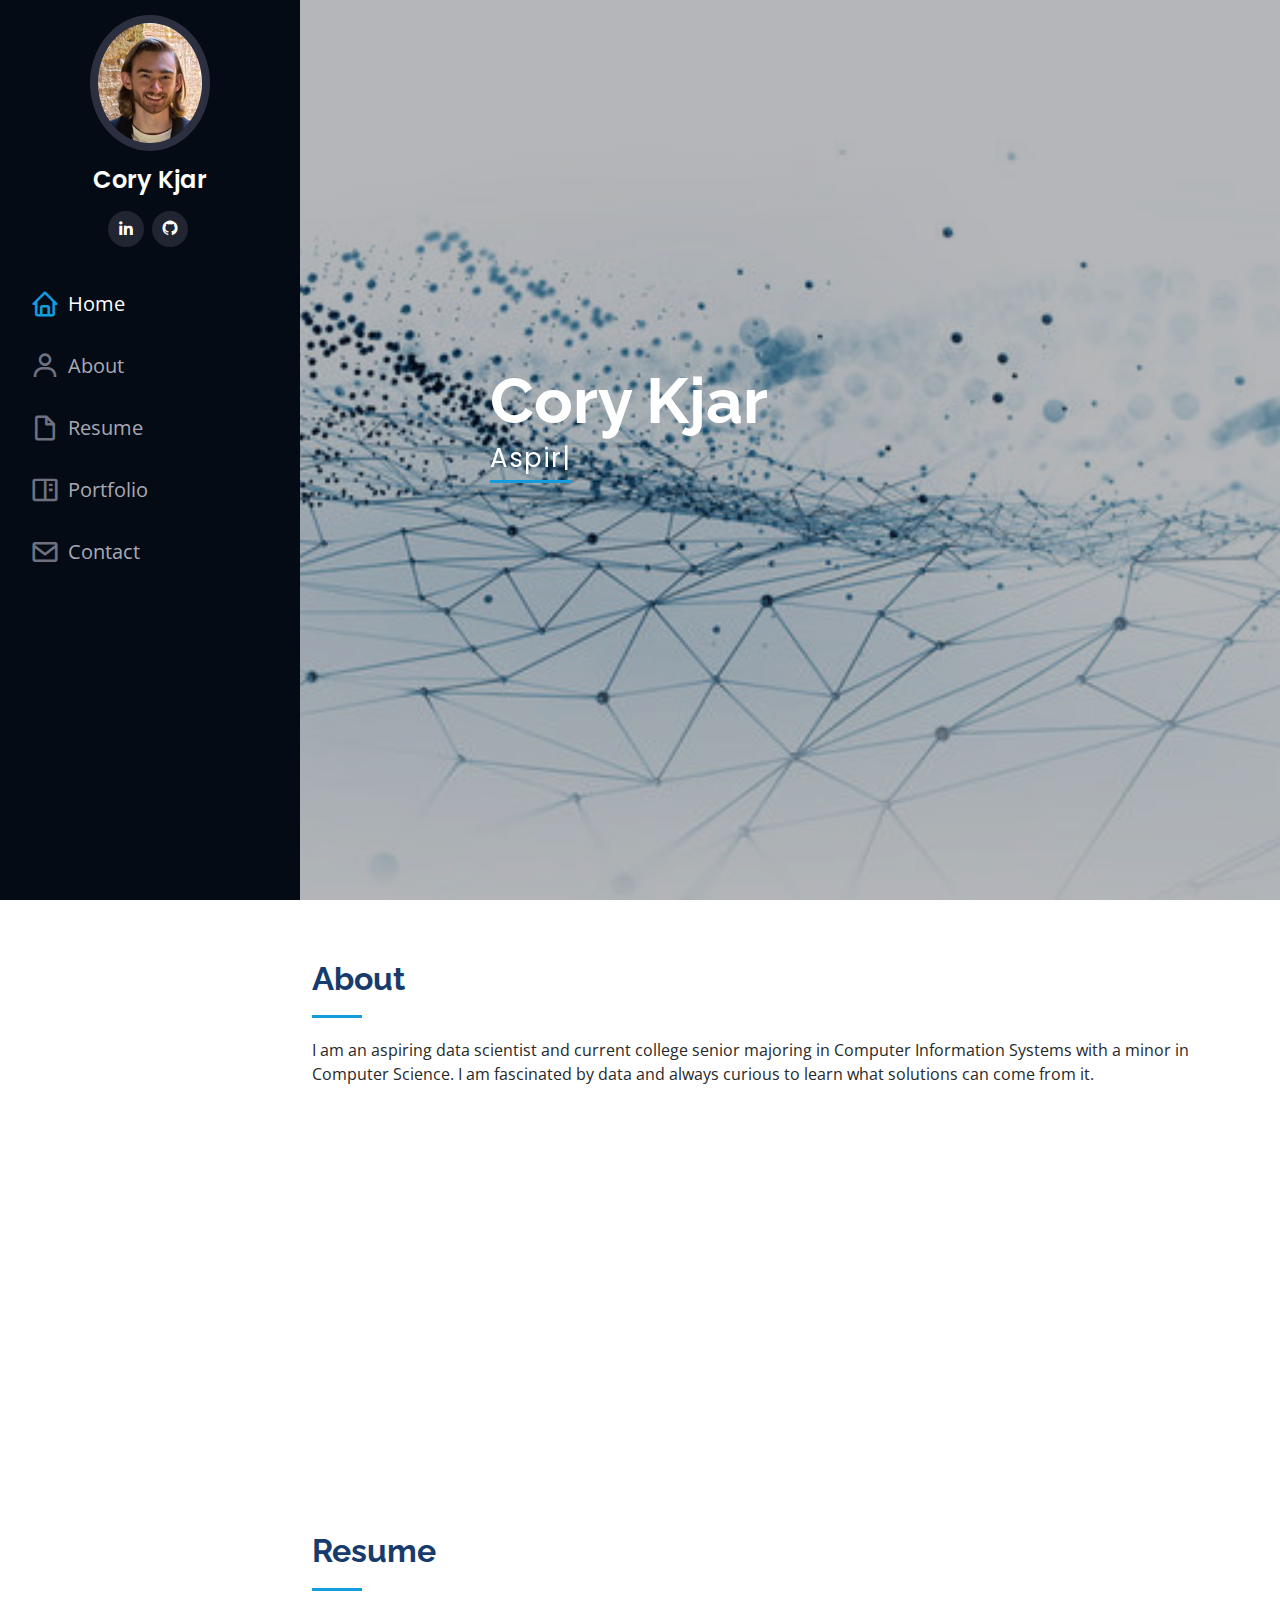
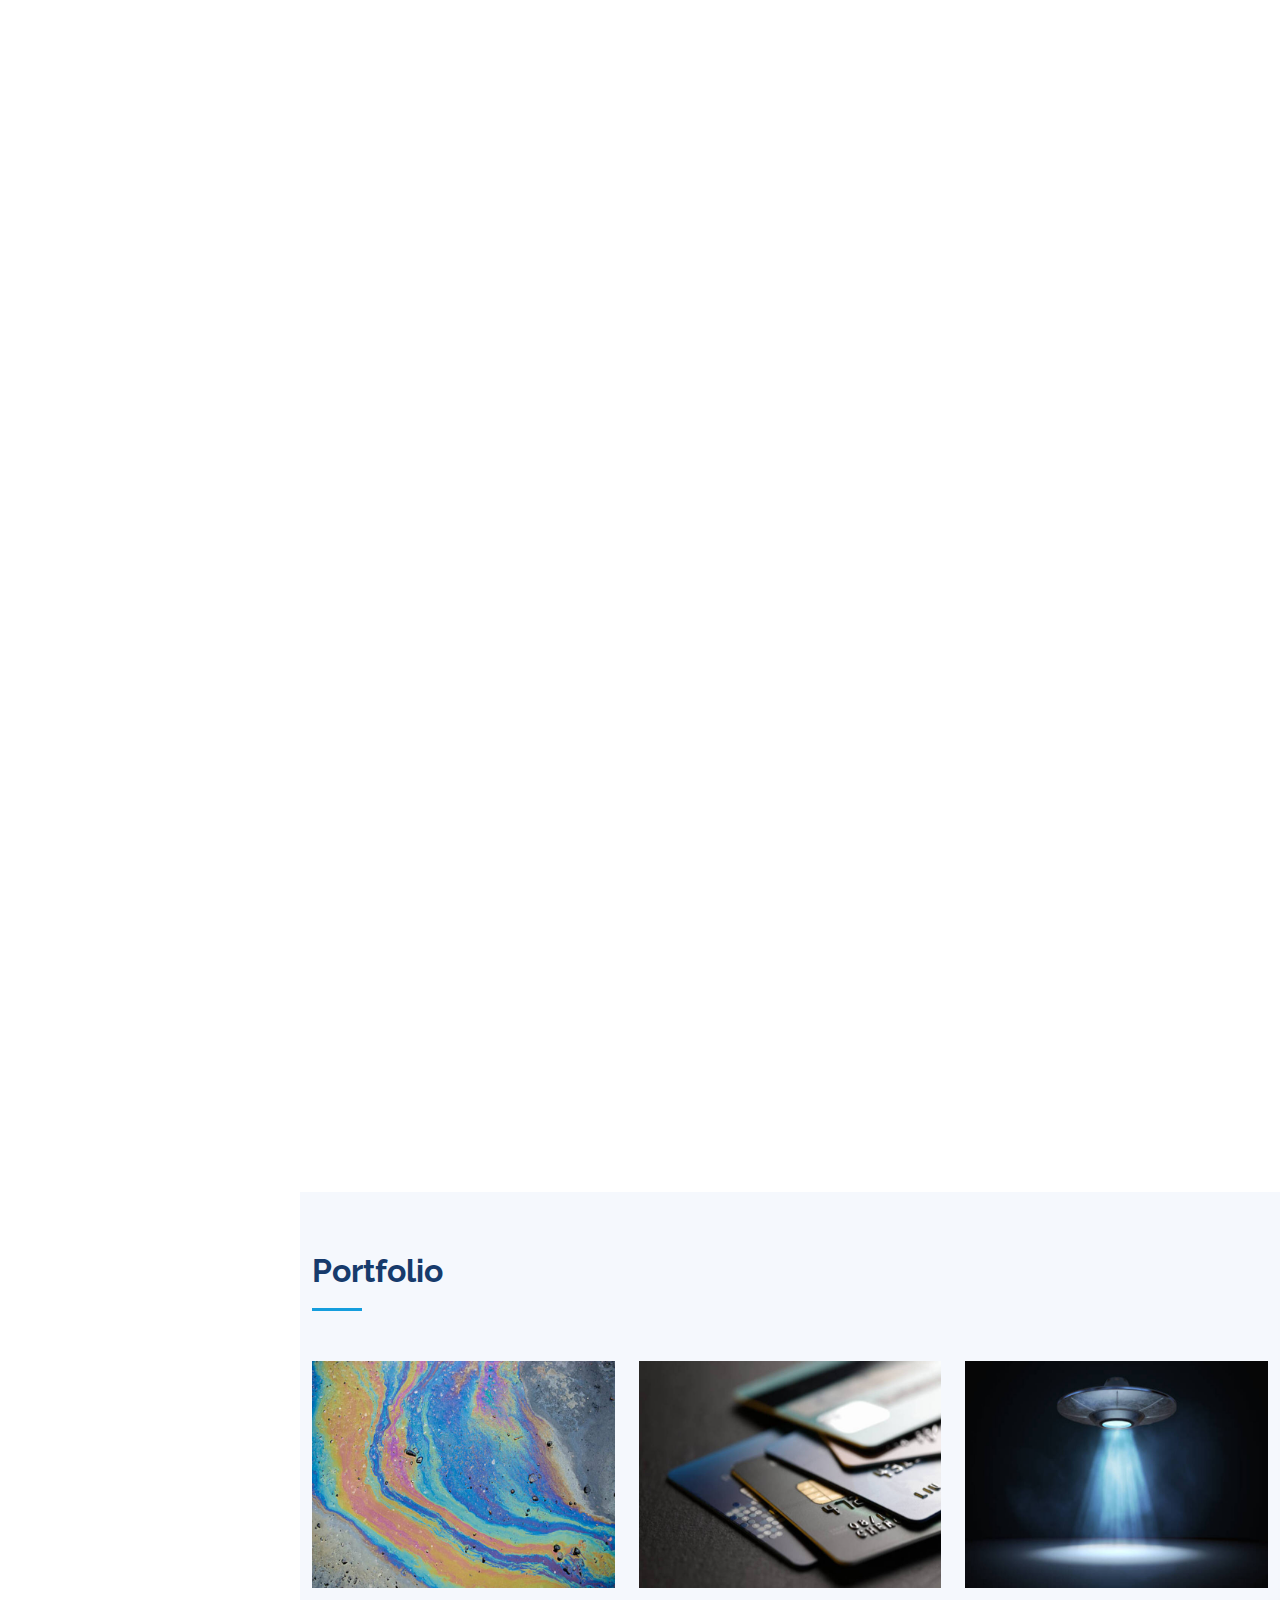
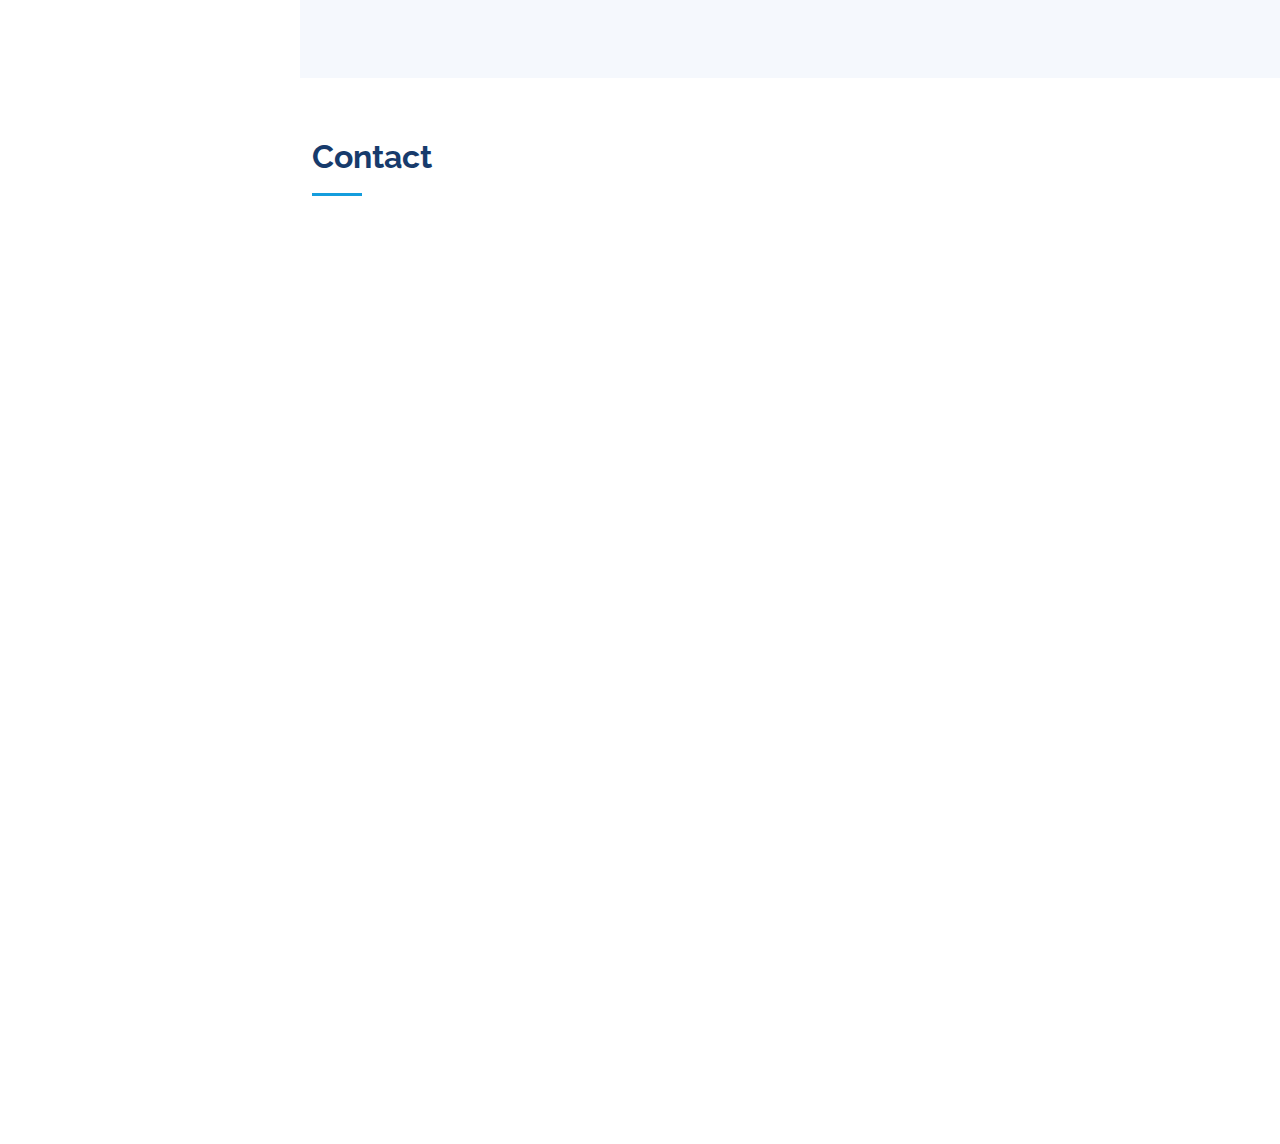
<file: index.html>
<!DOCTYPE html>
<html lang="en">

<head>
  <meta charset="utf-8">
  <meta content="width=device-width, initial-scale=1.0" name="viewport">

  <title>Cory Kjar</title>
  <meta content="" name="description">
  <meta content="" name="keywords">

  <!-- Favicons -->
  <link href="assets/img/favicon.png" rel="icon">
  <link href="assets/img/apple-touch-icon.png" rel="apple-touch-icon">

  <!-- Google Fonts -->
  <link href="https://fonts.googleapis.com/css?family=Open+Sans:300,300i,400,400i,600,600i,700,700i|Raleway:300,300i,400,400i,500,500i,600,600i,700,700i|Poppins:300,300i,400,400i,500,500i,600,600i,700,700i" rel="stylesheet">

  <!-- Vendor CSS Files -->
  <link href="assets/vendor/aos/aos.css" rel="stylesheet">
  <link href="assets/vendor/bootstrap/css/bootstrap.min.css" rel="stylesheet">
  <link href="assets/vendor/bootstrap-icons/bootstrap-icons.css" rel="stylesheet">
  <link href="assets/vendor/boxicons/css/boxicons.min.css" rel="stylesheet">
  <link href="assets/vendor/glightbox/css/glightbox.min.css" rel="stylesheet">
  <link href="assets/vendor/swiper/swiper-bundle.min.css" rel="stylesheet">

  <!-- Template Main CSS File -->
  <link href="assets/css/style.css" rel="stylesheet">

  <!-- =======================================================
  * Template Name: iPortfolio - v3.9.1
  * Template URL: https://bootstrapmade.com/iportfolio-bootstrap-portfolio-websites-template/
  * Author: BootstrapMade.com
  * License: https://bootstrapmade.com/license/
  ======================================================== -->
</head>

<body>

  <!-- ======= Mobile nav toggle button ======= -->
  <i class="bi bi-list mobile-nav-toggle d-xl-none"></i>

  <!-- ======= Header ======= -->
  <header id="header">
    <div class="d-flex flex-column">

      <div class="profile">
        <img src="assets/img/profile-img.jpg" alt="" class="img-fluid rounded-circle">
        <h1 class="text-light"><a href="index.html">Cory Kjar</a></h1>
        <div class="social-links mt-3 text-center">
          <a href="https://www.linkedin.com/in/cory-kjar/" class="linkedin"><i class="bx bxl-linkedin"></i></a>
          <a href="https://github.com/CoryKjar" class="github"><i class="bx bxl-github"></i></a>
        </div>
      </div>

      <nav id="navbar" class="nav-menu navbar">
        <ul>
          <li><a href="#hero" class="nav-link scrollto active"><i class="bx bx-home"></i> <span>Home</span></a></li>
          <li><a href="#about" class="nav-link scrollto"><i class="bx bx-user"></i> <span>About</span></a></li>
          <li><a href="#resume" class="nav-link scrollto"><i class="bx bx-file-blank"></i> <span>Resume</span></a></li>
          <li><a href="#portfolio" class="nav-link scrollto"><i class="bx bx-book-content"></i> <span>Portfolio</span></a></li>
          <li><a href="#contact" class="nav-link scrollto"><i class="bx bx-envelope"></i> <span>Contact</span></a></li>
        </ul>
      </nav><!-- .nav-menu -->
    </div>
  </header><!-- End Header -->

  <!-- ======= Hero Section ======= -->
  <section id="hero" class="d-flex flex-column justify-content-center align-items-center">
    <div class="hero-container" data-aos="fade-in">
      <h1>Cory Kjar</h1>
      <p><span class="typed" data-typed-items="Aspiring Data Scientist"></span></p>
    </div>
  </section><!-- End Hero -->

  <main id="main">

    <!-- ======= About Section ======= -->
    <section id="about" class="about">
      <div class="container">

        <div class="section-title">
          <h2>About</h2>
          <p>I am an aspiring data scientist and current college senior majoring in Computer Information Systems with a minor in Computer Science. I am fascinated by data and always curious to learn what solutions can come from it.</p>
        </div>

        <div class="row">
          <div class="col-lg-4" data-aos="fade-right">
            <img src="assets/img/profile-img.jpg" class="img-fluid" alt="">
          </div>
          <div class="col-lg-8 pt-4 pt-lg-0 content" data-aos="fade-left">
            <div class="row">
              <div class="col-lg-6">
                <ul>
                  <li><i class="bi bi-chevron-right"></i> <strong>Birthday:</strong> <span>June 11, 2000</span></li>
                  <li><i class="bi bi-chevron-right"></i> <strong>City:</strong> <span>St. Louis, MO</span></li>
                </ul>
              </div>
              <div class="col-lg-6">
                <ul>
                  <li><i class="bi bi-chevron-right"></i> <strong>Degree:</strong> <span>Completing Bachelors in CIS</span></li>
                  <li><i class="bi bi-chevron-right"></i> <strong>Email:</strong> <span>ckjar112@gmail.com</span></li>
                </ul>
              </div>
            </div>
          </div>
        </div>

      </div>
    </section><!-- End About Section -->

  

    <!-- ======= Resume Section ======= -->
    <section id="resume" class="resume">
      <div class="container">

        <div class="section-title">
          <h2>Resume</h2>
        </div>

        <div class="col-lg-6" data-aos="fade-up">
          <embed src="assets\resume.pdf" width="100%" height="100%" />
          <p>Your browser does not support PDF Viewer. Download my resume here <a href="assets\resume.pdf"></a></p>
        </div>
      </div>
    </section><!-- End Resume Section -->

    <!-- ======= Portfolio Section ======= -->
    <section id="portfolio" class="portfolio section-bg">
      <div class="container">

        <div class="section-title">
          <h2>Portfolio</h2>
        </div>

        <!-- <div class="row aos-init aos-animate" data-aos="fade-up">
          <div class="col-lg-12 d-flex justify-content-center">
            <ul id="portfolio-flters">
              <li data-filter="*" class="filter-active">All</li>
              <li data-filter=".filter-app">App</li>
              <li data-filter=".filter-card">Card</li>
              <li data-filter=".filter-web">Web</li>
            </ul>
          </div>
        </div> -->

        <div class="row portfolio-container aos-init aos-animate" data-aos="fade-up" data-aos-delay="100" style="position: relative; height: 3753px;">

          <div class="col-lg-4 col-md-6 portfolio-item filter-app" style="position: absolute; left: 0px; top: 0px;">
            <div class="portfolio-wrap">
              <img src="assets/img/portfolio/oil/portfolio-1.jpg" class="img-fluid" alt="">
              <div class="portfolio-links">
                <a href="assets/img/portfolio/oil/portfolio-1.jpg" data-gallery="portfolioGallery" class="portfolio-lightbox" title="Deep Learning Oil Spill Detection"><i class="bx bx-plus"></i></a>
                <a href="portfolio-details.html" title="More Details"><i class="bx bx-link"></i></a>
              </div>
            </div>
          </div>

          <div class="col-lg-4 col-md-6 portfolio-item filter-web" style="position: absolute; left: 0px; top: 417px;">
            <div class="portfolio-wrap">
              <img src="assets/img/portfolio/portfolio-2.jpg" class="img-fluid" alt="">
              <div class="portfolio-links">
                <a href="assets/img/portfolio/portfolio-2.jpg" data-gallery="portfolioGallery" class="portfolio-lightbox" title="Credit Card Churn Prediction"><i class="bx bx-plus"></i></a>
                <a href="portfolio-details2.html" title="More Details"><i class="bx bx-link"></i></a>
              </div>
            </div>
          </div>

          <div class="col-lg-4 col-md-6 portfolio-item filter-web" style="position: absolute; left: 0px; top: 417px;">
            <div class="portfolio-wrap">
              <img src="assets/img/portfolio/ufo/portfolio-1.jpg" class="img-fluid" alt="">
              <div class="portfolio-links">
                <a href="assets/img/portfolio/ufo/portfolio-1.jpg" data-gallery="portfolioGallery" class="portfolio-lightbox" title="UFO Sightings Analysis"><i class="bx bx-plus"></i></a>
                <a href="portfolio-details3.html" title="More Details"><i class="bx bx-link"></i></a>
              </div>
            </div>
          </div>

          <!-- <div class="col-lg-4 col-md-6 portfolio-item filter-app" style="position: absolute; left: 0px; top: 834px;">
            <div class="portfolio-wrap">
              <img src="assets/img/portfolio/portfolio-3.jpg" class="img-fluid" alt="">
              <div class="portfolio-links">
                <a href="assets/img/portfolio/portfolio-3.jpg" data-gallery="portfolioGallery" class="portfolio-lightbox" title="App 2"><i class="bx bx-plus"></i></a>
                <a href="portfolio-details.html" title="More Details"><i class="bx bx-link"></i></a>
              </div>
            </div>
          </div> -->


        </div>

      </div>
    </section><!-- End Portfolio Section -->


    <!-- ======= Contact Section ======= -->
    <section id="contact" class="contact">
      <div class="container">

        <div class="section-title">
          <h2>Contact</h2>
        </div>

        <div class="row" data-aos="fade-in">

          <div class="col-lg-5 d-flex align-items-stretch">
            <div class="info">
              <div class="address">
                <i class="bi bi-geo-alt"></i>
                <h4>Location:</h4>
                <p>St. Louis, MO</p>
              </div>

              <div class="email">
                <i class="bi bi-envelope"></i>
                <h4>Email:</h4>
                <p>ckjar112@gmail.com</p>
              </div>

              <div class="phone">
                <i class="bi bi-phone"></i>
                <h4>Call:</h4>
                <p>+1(636) 487-9498</p>
              </div>
              <iframe src="https://www.google.com/maps/embed?pb=!1m18!1m12!1m3!1d199412.48571464687!2d-90.38354747975178!3d38.65301691717826!2m3!1f0!2f0!3f0!3m2!1i1024!2i768!4f13.1!3m3!1m2!1s0x87d8b4a9faed8ef9%3A0xbe39eaca22bbe05b!2sSt.%20Louis%2C%20MO!5e0!3m2!1sen!2sus!4v1666657617716!5m2!1sen!2sus" width="600" height="450" style="border:0;" allowfullscreen="" loading="lazy" referrerpolicy="no-referrer-when-downgrade"></iframe>
            </div>

          </div>

  </main><!-- End #main -->

  <a href="#" class="back-to-top d-flex align-items-center justify-content-center"><i class="bi bi-arrow-up-short"></i></a>

  <!-- Vendor JS Files -->
  <script src="assets/vendor/purecounter/purecounter_vanilla.js"></script>
  <script src="assets/vendor/aos/aos.js"></script>
  <script src="assets/vendor/bootstrap/js/bootstrap.bundle.min.js"></script>
  <script src="assets/vendor/glightbox/js/glightbox.min.js"></script>
  <script src="assets/vendor/isotope-layout/isotope.pkgd.min.js"></script>
  <script src="assets/vendor/swiper/swiper-bundle.min.js"></script>
  <script src="assets/vendor/typed.js/typed.min.js"></script>
  <script src="assets/vendor/waypoints/noframework.waypoints.js"></script>
  <script src="assets/vendor/php-email-form/validate.js"></script>

  <!-- Template Main JS File -->
  <script src="assets/js/main.js"></script>

</body>

</html>
</file>
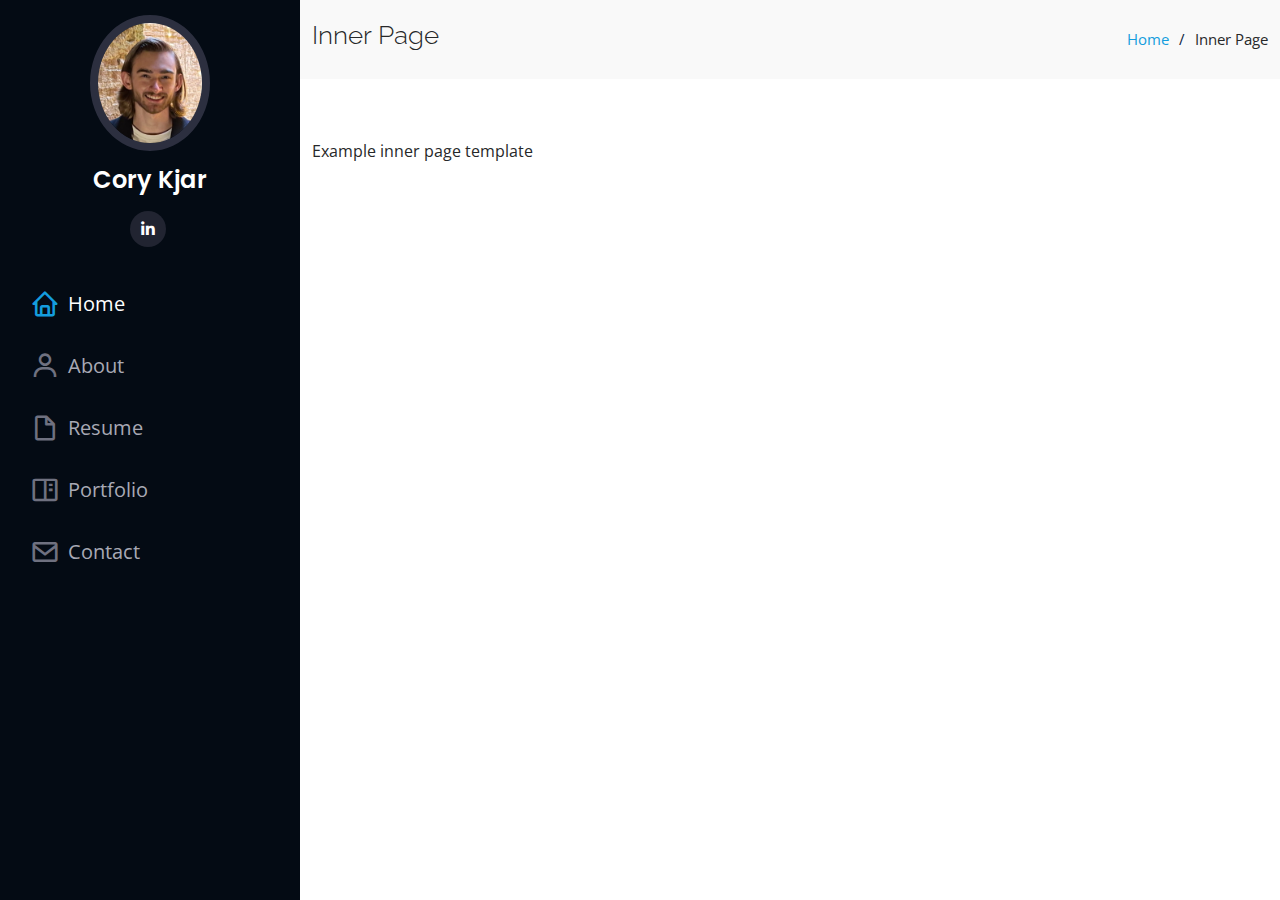
<file: inner-page.html>
<!DOCTYPE html>
<html lang="en">

<head>
  <meta charset="utf-8">
  <meta content="width=device-width, initial-scale=1.0" name="viewport">

  <title>Cory Kjar</title>
  <meta content="" name="description">
  <meta content="" name="keywords">

  <!-- Favicons -->
  <link href="assets/img/favicon.png" rel="icon">
  <link href="assets/img/apple-touch-icon.png" rel="apple-touch-icon">

  <!-- Google Fonts -->
  <link href="https://fonts.googleapis.com/css?family=Open+Sans:300,300i,400,400i,600,600i,700,700i|Raleway:300,300i,400,400i,500,500i,600,600i,700,700i|Poppins:300,300i,400,400i,500,500i,600,600i,700,700i" rel="stylesheet">

  <!-- Vendor CSS Files -->
  <link href="assets/vendor/aos/aos.css" rel="stylesheet">
  <link href="assets/vendor/bootstrap/css/bootstrap.min.css" rel="stylesheet">
  <link href="assets/vendor/bootstrap-icons/bootstrap-icons.css" rel="stylesheet">
  <link href="assets/vendor/boxicons/css/boxicons.min.css" rel="stylesheet">
  <link href="assets/vendor/glightbox/css/glightbox.min.css" rel="stylesheet">
  <link href="assets/vendor/swiper/swiper-bundle.min.css" rel="stylesheet">

  <!-- Template Main CSS File -->
  <link href="assets/css/style.css" rel="stylesheet">

  <!-- =======================================================
  * Template Name: iPortfolio - v3.9.1
  * Template URL: https://bootstrapmade.com/iportfolio-bootstrap-portfolio-websites-template/
  * Author: BootstrapMade.com
  * License: https://bootstrapmade.com/license/
  ======================================================== -->
</head>

<body>

  <!-- ======= Mobile nav toggle button ======= -->
  <i class="bi bi-list mobile-nav-toggle d-xl-none"></i>

  <!-- ======= Header ======= -->
  <header id="header">
    <div class="d-flex flex-column">

      <div class="profile">
        <img src="assets/img/profile-img.jpg" alt="" class="img-fluid rounded-circle">
        <h1 class="text-light"><a href="index.html">Cory Kjar</a></h1>
        <div class="social-links mt-3 text-center">
          <a href="https://www.linkedin.com/in/cory-kjar/" class="linkedin"><i class="bx bxl-linkedin"></i></a>
        </div>
      </div>

      <nav id="navbar" class="nav-menu navbar">
        <ul>
          <li><a href="#hero" class="nav-link scrollto active"><i class="bx bx-home"></i> <span>Home</span></a></li>
          <li><a href="#about" class="nav-link scrollto"><i class="bx bx-user"></i> <span>About</span></a></li>
          <li><a href="#resume" class="nav-link scrollto"><i class="bx bx-file-blank"></i> <span>Resume</span></a></li>
          <li><a href="#portfolio" class="nav-link scrollto"><i class="bx bx-book-content"></i> <span>Portfolio</span></a></li>
          <li><a href="#contact" class="nav-link scrollto"><i class="bx bx-envelope"></i> <span>Contact</span></a></li>
        </ul>
      </nav><!-- .nav-menu -->
    </div>
  </header><!-- End Header -->

  <main id="main">

    <!-- ======= Breadcrumbs ======= -->
    <section class="breadcrumbs">
      <div class="container">

        <div class="d-flex justify-content-between align-items-center">
          <h2>Inner Page</h2>
          <ol>
            <li><a href="index.html">Home</a></li>
            <li>Inner Page</li>
          </ol>
        </div>

      </div>
    </section><!-- End Breadcrumbs -->

    <section class="inner-page">
      <div class="container">
        <p>
          Example inner page template
        </p>
      </div>
    </section>

  </main><!-- End #main -->

  

  <a href="#" class="back-to-top d-flex align-items-center justify-content-center"><i class="bi bi-arrow-up-short"></i></a>

  <!-- Vendor JS Files -->
  <script src="assets/vendor/purecounter/purecounter_vanilla.js"></script>
  <script src="assets/vendor/aos/aos.js"></script>
  <script src="assets/vendor/bootstrap/js/bootstrap.bundle.min.js"></script>
  <script src="assets/vendor/glightbox/js/glightbox.min.js"></script>
  <script src="assets/vendor/isotope-layout/isotope.pkgd.min.js"></script>
  <script src="assets/vendor/swiper/swiper-bundle.min.js"></script>
  <script src="assets/vendor/typed.js/typed.min.js"></script>
  <script src="assets/vendor/waypoints/noframework.waypoints.js"></script>
  <script src="assets/vendor/php-email-form/validate.js"></script>

  <!-- Template Main JS File -->
  <script src="assets/js/main.js"></script>

</body>

</html>
</file>
<file: assets/css/style.css>
/**
* Template Name: iPortfolio - v3.9.1
* Template URL: https://bootstrapmade.com/iportfolio-bootstrap-portfolio-websites-template/
* Author: BootstrapMade.com
* License: https://bootstrapmade.com/license/
*/

/*--------------------------------------------------------------
# General
--------------------------------------------------------------*/
body {
  font-family: "Open Sans", sans-serif;
  color: #272829;
}

a {
  color: #149ddd;
  text-decoration: none;
}

a:hover {
  color: #37b3ed;
  text-decoration: none;
}

h1,
h2,
h3,
h4,
h5,
h6 {
  font-family: "Raleway", sans-serif;
}

/*--------------------------------------------------------------
# Back to top button
--------------------------------------------------------------*/
.back-to-top {
  position: fixed;
  visibility: hidden;
  opacity: 0;
  right: 15px;
  bottom: 15px;
  z-index: 996;
  background: #149ddd;
  width: 40px;
  height: 40px;
  border-radius: 50px;
  transition: all 0.4s;
}

.back-to-top i {
  font-size: 28px;
  color: #fff;
  line-height: 0;
}

.back-to-top:hover {
  background: #2eafec;
  color: #fff;
}

.back-to-top.active {
  visibility: visible;
  opacity: 1;
}

/*--------------------------------------------------------------
# Header
--------------------------------------------------------------*/
#header {
  position: fixed;
  top: 0;
  left: 0;
  bottom: 0;
  width: 300px;
  transition: all ease-in-out 0.5s;
  z-index: 9997;
  transition: all 0.5s;
  padding: 0 15px;
  background: #040b14;
  overflow-y: auto;
}

#header .profile img {
  margin: 15px auto;
  display: block;
  width: 120px;
  border: 8px solid #2c2f3f;
}

#header .profile h1 {
  font-size: 24px;
  margin: 0;
  padding: 0;
  font-weight: 600;
  -moz-text-align-last: center;
  text-align-last: center;
  font-family: "Poppins", sans-serif;
}

#header .profile h1 a,
#header .profile h1 a:hover {
  color: #fff;
  text-decoration: none;
}

#header .profile .social-links a {
  font-size: 18px;
  display: inline-block;
  background: #212431;
  color: #fff;
  line-height: 1;
  padding: 8px 0;
  margin-right: 4px;
  border-radius: 50%;
  text-align: center;
  width: 36px;
  height: 36px;
  transition: 0.3s;
}

#header .profile .social-links a:hover {
  background: #149ddd;
  color: #fff;
  text-decoration: none;
}

#main {
  margin-left: 300px;
}

@media (max-width: 1199px) {
  #header {
    left: -300px;
  }

  #main {
    margin-left: 0;
  }
}

/*--------------------------------------------------------------
# Navigation Menu
--------------------------------------------------------------*/
/* Desktop Navigation */
.nav-menu {
  padding: 30px 0 0 0;
}

.nav-menu * {
  margin: 0;
  padding: 0;
  list-style: none;
}

.nav-menu>ul>li {
  position: relative;
  white-space: nowrap;
}

.nav-menu a,
.nav-menu a:focus {
  display: flex;
  align-items: center;
  color: #a8a9b4;
  padding: 12px 15px;
  margin-bottom: 8px;
  transition: 0.3s;
  font-size: 20px;
}

.nav-menu a i,
.nav-menu a:focus i {
  font-size: 30px;
  padding-right: 8px;
  color: #6f7180;
}

.nav-menu a:hover,
.nav-menu .active,
.nav-menu .active:focus,
.nav-menu li:hover>a {
  text-decoration: none;
  color: #fff;
}

.nav-menu a:hover i,
.nav-menu .active i,
.nav-menu .active:focus i,
.nav-menu li:hover>a i {
  color: #149ddd;
}

/* Mobile Navigation */
.mobile-nav-toggle {
  position: fixed;
  right: 15px;
  top: 15px;
  z-index: 9998;
  border: 0;
  font-size: 24px;
  transition: all 0.4s;
  outline: none !important;
  background-color: #149ddd;
  color: #fff;
  width: 40px;
  height: 40px;
  display: inline-flex;
  align-items: center;
  justify-content: center;
  line-height: 0;
  border-radius: 50px;
  cursor: pointer;
}

.mobile-nav-active {
  overflow: hidden;
}

.mobile-nav-active #header {
  left: 0;
}

/*--------------------------------------------------------------
# Hero Section
--------------------------------------------------------------*/
#hero {
  width: 100%;
  height: 100vh;
  background: url("../img/hero-bg.jpg") top center;
  background-size: cover;
}

#hero:before {
  content: "";
  background: rgba(5, 13, 24, 0.3);
  position: absolute;
  bottom: 0;
  top: 0;
  left: 0;
  right: 0;
  z-index: 1;
}

#hero .hero-container {
  position: relative;
  z-index: 2;
  min-width: 300px;
}

#hero h1 {
  margin: 0 0 10px 0;
  font-size: 64px;
  font-weight: 700;
  line-height: 56px;
  color: #fff;
}

#hero p {
  color: #fff;
  margin-bottom: 50px;
  font-size: 26px;
  font-family: "Poppins", sans-serif;
}

#hero p span {
  color: #fff;
  padding-bottom: 4px;
  letter-spacing: 1px;
  border-bottom: 3px solid #149ddd;
}

@media (min-width: 1024px) {
  #hero {
    background-attachment: fixed;
  }
}

@media (max-width: 768px) {
  #hero h1 {
    font-size: 28px;
    line-height: 36px;
  }

  #hero h2 {
    font-size: 18px;
    line-height: 24px;
    margin-bottom: 30px;
  }
}

/*--------------------------------------------------------------
# Sections General
--------------------------------------------------------------*/
section {
  padding: 60px 0;
  overflow: hidden;
}

.section-bg {
  background: #f5f8fd;
}

.section-title {
  padding-bottom: 30px;
}

.section-title h2 {
  font-size: 32px;
  font-weight: bold;
  margin-bottom: 20px;
  padding-bottom: 20px;
  position: relative;
  color: #173b6c;
}

.section-title h2::after {
  content: "";
  position: absolute;
  display: block;
  width: 50px;
  height: 3px;
  background: #149ddd;
  bottom: 0;
  left: 0;
}

.section-title p {
  margin-bottom: 0;
}

/*--------------------------------------------------------------
# About
--------------------------------------------------------------*/
.about .content h3 {
  font-weight: 700;
  font-size: 26px;
  color: #173b6c;
}

.about .content ul {
  list-style: none;
  padding: 0;
}

.about .content ul li {
  margin-bottom: 20px;
  display: flex;
  align-items: center;
}

.about .content ul strong {
  margin-right: 10px;
}

.about .content ul i {
  font-size: 16px;
  margin-right: 5px;
  color: #149ddd;
  line-height: 0;
}

.about .content p:last-child {
  margin-bottom: 0;
}

/*--------------------------------------------------------------
# Facts
--------------------------------------------------------------*/
.facts {
  padding-bottom: 30px;
}

.facts .count-box {
  padding: 30px;
  width: 100%;
}

.facts .count-box i {
  display: block;
  font-size: 44px;
  color: #149ddd;
  float: left;
  line-height: 0;
}

.facts .count-box span {
  font-size: 48px;
  line-height: 40px;
  display: block;
  font-weight: 700;
  color: #050d18;
  margin-left: 60px;
}

.facts .count-box p {
  padding: 15px 0 0 0;
  margin: 0 0 0 60px;
  font-family: "Raleway", sans-serif;
  font-size: 14px;
  color: #122f57;
}

.facts .count-box a {
  font-weight: 600;
  display: block;
  margin-top: 20px;
  color: #122f57;
  font-size: 15px;
  font-family: "Poppins", sans-serif;
  transition: ease-in-out 0.3s;
}

.facts .count-box a:hover {
  color: #1f5297;
}

/*--------------------------------------------------------------
# Akills
--------------------------------------------------------------*/
.skills .progress {
  height: 60px;
  display: block;
  background: none;
  border-radius: 0;
}

.skills .progress .skill {
  padding: 0;
  margin: 0 0 6px 0;
  text-transform: uppercase;
  display: block;
  font-weight: 600;
  font-family: "Poppins", sans-serif;
  color: #050d18;
}

.skills .progress .skill .val {
  float: right;
  font-style: normal;
}

.skills .progress-bar-wrap {
  background: #dce8f8;
  height: 10px;
}

.skills .progress-bar {
  width: 1px;
  height: 10px;
  transition: 0.9s;
  background-color: #149ddd;
}

/*--------------------------------------------------------------
# Resume
--------------------------------------------------------------*/

.resume .resume-title {
  font-size: 26px;
  font-weight: 700;
  margin-top: 20px;
  margin-bottom: 20px;
  color: #050d18;
}

.resume .container {
  height: 1200px;
}

.resume .col-lg-6 {
  height: 100%;
  width: 70%;
}

.resume .resume-item {
  width: 100%;
  padding: 0 0 20px 20px;
  margin-top: -2px;
  border-left: 2px solid #1f5297;
  position: relative;
}

.resume .resume-item h4 {
  line-height: 18px;
  font-size: 18px;
  font-weight: 600;
  text-transform: uppercase;
  font-family: "Poppins", sans-serif;
  color: #050d18;
  margin-bottom: 10px;
}

.resume .resume-item h5 {
  font-size: 16px;
  background: #e4edf9;
  padding: 5px 15px;
  display: inline-block;
  font-weight: 600;
  margin-bottom: 10px;
}

.resume .resume-item ul {
  padding-left: 20px;
}

.resume .resume-item ul li {
  padding-bottom: 10px;
}

.resume .resume-item:last-child {
  padding-bottom: 0;
}

.resume .resume-item::before {
  content: "";
  position: absolute;
  width: 16px;
  height: 16px;
  border-radius: 50px;
  left: -9px;
  top: 0;
  background: #fff;
  border: 2px solid #1f5297;
}

/*--------------------------------------------------------------
# Portfolio
--------------------------------------------------------------*/
.portfolio .portfolio-item {
  margin-bottom: 30px;
}

.portfolio #portfolio-flters {
  padding: 0;
  margin: 0 auto 35px auto;
  list-style: none;
  text-align: center;
  background: #fff;
  border-radius: 50px;
  padding: 2px 15px;
}

.portfolio #portfolio-flters li {
  cursor: pointer;
  display: inline-block;
  padding: 10px 15px 8px 15px;
  font-size: 14px;
  font-weight: 600;
  line-height: 1;
  text-transform: uppercase;
  color: #272829;
  margin-bottom: 5px;
  transition: all 0.3s ease-in-out;
}

.portfolio #portfolio-flters li:hover,
.portfolio #portfolio-flters li.filter-active {
  color: #778899;
}

.portfolio #portfolio-flters li:last-child {
  margin-right: 0;
}

.portfolio .portfolio-wrap {
  transition: 0.3s;
  position: relative;
  overflow: hidden;
  z-index: 1;
}

.portfolio .portfolio-wrap::before {
  content: "";
  background: rgba(255, 255, 255, 0.5);
  position: absolute;
  left: 0;
  right: 0;
  top: 0;
  bottom: 0;
  transition: all ease-in-out 0.3s;
  z-index: 2;
  opacity: 0;
}

.portfolio .portfolio-wrap .portfolio-links {
  opacity: 1;
  left: 0;
  right: 0;
  bottom: -60px;
  z-index: 3;
  position: absolute;
  transition: all ease-in-out 0.3s;
  display: flex;
  justify-content: center;
}

.portfolio .portfolio-wrap .portfolio-links a {
  color: #fff;
  font-size: 28px;
  text-align: center;
  background: 778899(20, 157, 221, 0.75);
  transition: 0.3s;
  width: 50%;
}

.portfolio .portfolio-wrap .portfolio-links a:hover {
  background: rgba(20, 157, 221, 0.95);
}

.portfolio .portfolio-wrap .portfolio-links a+a {
  border-left: 1px solid #778899;
}

.portfolio .portfolio-wrap:hover::before {
  top: 0;
  left: 0;
  right: 0;
  bottom: 0;
  opacity: 1;
}

.portfolio .portfolio-wrap:hover .portfolio-links {
  opacity: 1;
  bottom: 0;
}

/*--------------------------------------------------------------
# Portfolio Details
--------------------------------------------------------------*/
.portfolio-details {
  padding-top: 40px;
}

.portfolio-details .portfolio-details-slider img {
  width: 100%;
}

.portfolio-details .portfolio-details-slider .swiper-pagination {
  margin-top: 20px;
  position: relative;
}

.portfolio-details .portfolio-details-slider .swiper-pagination .swiper-pagination-bullet {
  width: 12px;
  height: 12px;
  background-color: #fff;
  opacity: 1;
  border: 1px solid #778899;
}

.portfolio-details .portfolio-details-slider .swiper-pagination .swiper-pagination-bullet-active {
  /* background-color: #149ddd; */
}

.portfolio-details .portfolio-info {
  padding: 30px;
  box-shadow: 0px 0 30px rgba(5, 13, 24, 0.08);
}

.portfolio-details .portfolio-info h3 {
  font-size: 22px;
  font-weight: 700;
  margin-bottom: 20px;
  padding-bottom: 20px;
  border-bottom: 1px solid #eee;
}

.portfolio-details .portfolio-info ul {
  list-style: none;
  padding: 0;
  font-size: 15px;
}

.portfolio-details .portfolio-info ul li+li {
  margin-top: 10px;
}

.portfolio-details .portfolio-description {
  padding-top: 30px;
}

.portfolio-details .portfolio-description h2 {
  font-size: 26px;
  font-weight: 700;
  margin-bottom: 20px;
}

.portfolio-details .portfolio-description p {
  padding: 0;
}

/*--------------------------------------------------------------
# Services
--------------------------------------------------------------*/
.services .icon-box {
  margin-bottom: 20px;
}

.services .icon {
  float: left;
  display: flex;
  align-items: center;
  justify-content: center;
  width: 54px;
  height: 54px;
  background: #778899;
  border-radius: 50%;
  transition: 0.5s;
  border: 1px solid #778899;
}

.services .icon i {
  color: #fff;
  font-size: 24px;
  line-height: 0;
}

.services .icon-box:hover .icon {
  background: #fff;
}

.services .icon-box:hover .icon i {
  color: #778899;
}

.services .title {
  margin-left: 80px;
  font-weight: 700;
  margin-bottom: 15px;
  font-size: 18px;
}

.services .title a {
  color: #343a40;
}

.services .title a:hover {
  color: #778899;
}

.services .description {
  margin-left: 80px;
  line-height: 24px;
  font-size: 14px;
}

/*--------------------------------------------------------------
# Testimonials
--------------------------------------------------------------*/
.testimonials .testimonials-carousel,
.testimonials .testimonials-slider {
  overflow: hidden;
}

.testimonials .testimonial-item {
  box-sizing: content-box;
  text-align: center;
  min-height: 320px;
}

.testimonials .testimonial-item .testimonial-img {
  width: 90px;
  border-radius: 50%;
  margin: 0 auto;
}

.testimonials .testimonial-item h3 {
  font-size: 18px;
  font-weight: bold;
  margin: 10px 0 5px 0;
  color: #111;
}

.testimonials .testimonial-item h4 {
  font-size: 14px;
  color: #999;
  margin: 0;
}

.testimonials .testimonial-item .quote-icon-left,
.testimonials .testimonial-item .quote-icon-right {
  color: #c3e8fa;
  font-size: 26px;
}

.testimonials .testimonial-item .quote-icon-left {
  display: inline-block;
  left: -5px;
  position: relative;
}

.testimonials .testimonial-item .quote-icon-right {
  display: inline-block;
  right: -5px;
  position: relative;
  top: 10px;
}

.testimonials .testimonial-item p {
  font-style: italic;
  margin: 0 15px 15px 15px;
  padding: 20px;
  background: #fff;
  position: relative;
  margin-bottom: 35px;
  border-radius: 6px;
  box-shadow: 0px 2px 15px rgba(0, 0, 0, 0.1);
}

.testimonials .testimonial-item p::after {
  content: "";
  width: 0;
  height: 0;
  border-top: 20px solid #fff;
  border-right: 20px solid transparent;
  border-left: 20px solid transparent;
  position: absolute;
  bottom: -20px;
  left: calc(50% - 20px);
}

.testimonials .swiper-pagination {
  margin-top: 20px;
  position: relative;
}

.testimonials .swiper-pagination .swiper-pagination-bullet {
  width: 12px;
  height: 12px;
  background-color: #fff;
  opacity: 1;
  border: 1px solid #149ddd;
}

.testimonials .swiper-pagination .swiper-pagination-bullet-active {
  background-color: #149ddd;
}

/*--------------------------------------------------------------
# Contact
--------------------------------------------------------------*/
.contact {
  padding-bottom: 130px;
}

.contact .info {
  padding: 30px;
  background: #fff;
  width: 200%;
  box-shadow: 0 0 24px 0 rgba(0, 0, 0, 0.12);
}

.contact .info i {
  font-size: 20px;
  color: #149ddd;
  float: left;
  width: 44px;
  height: 44px;
  background: #dff3fc;
  display: flex;
  justify-content: center;
  align-items: center;
  border-radius: 50px;
  transition: all 0.3s ease-in-out;
}

.contact .info h4 {
  padding: 0 0 0 60px;
  font-size: 22px;
  font-weight: 600;
  margin-bottom: 5px;
  color: #050d18;
}

.contact .info p {
  padding: 0 0 10px 60px;
  margin-bottom: 20px;
  font-size: 14px;
  color: #173b6c;
}

.contact .info .email p {
  padding-top: 5px;
}

.contact .info .social-links {
  padding-left: 60px;
}

.contact .info .social-links a {
  font-size: 18px;
  display: inline-block;
  background: #333;
  color: #fff;
  line-height: 1;
  padding: 8px 0;
  border-radius: 50%;
  text-align: center;
  width: 36px;
  height: 36px;
  transition: 0.3s;
  margin-right: 10px;
}

.contact .info .social-links a:hover {
  background: #149ddd;
  color: #fff;
}

.contact .info .email:hover i,
.contact .info .address:hover i,
.contact .info .phone:hover i {
  background: #149ddd;
  color: #fff;
}

@-webkit-keyframes animate-loading {
  0% {
    transform: rotate(0deg);
  }

  100% {
    transform: rotate(360deg);
  }
}

@keyframes animate-loading {
  0% {
    transform: rotate(0deg);
  }

  100% {
    transform: rotate(360deg);
  }
}

/*--------------------------------------------------------------
# Breadcrumbs
--------------------------------------------------------------*/
.breadcrumbs {
  padding: 20px 0;
  background: #f9f9f9;
}

.breadcrumbs h2 {
  font-size: 26px;
  font-weight: 300;
}

.breadcrumbs ol {
  display: flex;
  flex-wrap: wrap;
  list-style: none;
  padding: 0;
  margin: 0;
  font-size: 15px;
}

.breadcrumbs ol li+li {
  padding-left: 10px;
}

.breadcrumbs ol li+li::before {
  display: inline-block;
  padding-right: 10px;
  color: #0e2442;
  content: "/";
}

@media (max-width: 768px) {
  .breadcrumbs .d-flex {
    display: block !important;
  }

  .breadcrumbs ol {
    display: block;
  }

  .breadcrumbs ol li {
    display: inline-block;
  }
}

/*--------------------------------------------------------------
# Footer
--------------------------------------------------------------*/
#footer {
  padding: 15px;
  color: #f4f6fd;
  font-size: 14px;
  position: fixed;
  left: 0;
  bottom: 0;
  width: 300px;
  z-index: 9999;
  background: #040b14;
}

#footer .copyright {
  text-align: center;
}

#footer .credits {
  padding-top: 5px;
  text-align: center;
  font-size: 13px;
  color: #eaebf0;
}

@media (max-width: 1199px) {
  #footer {
    position: static;
    width: auto;
    padding-right: 20px 15px;
  }
}
</file>
